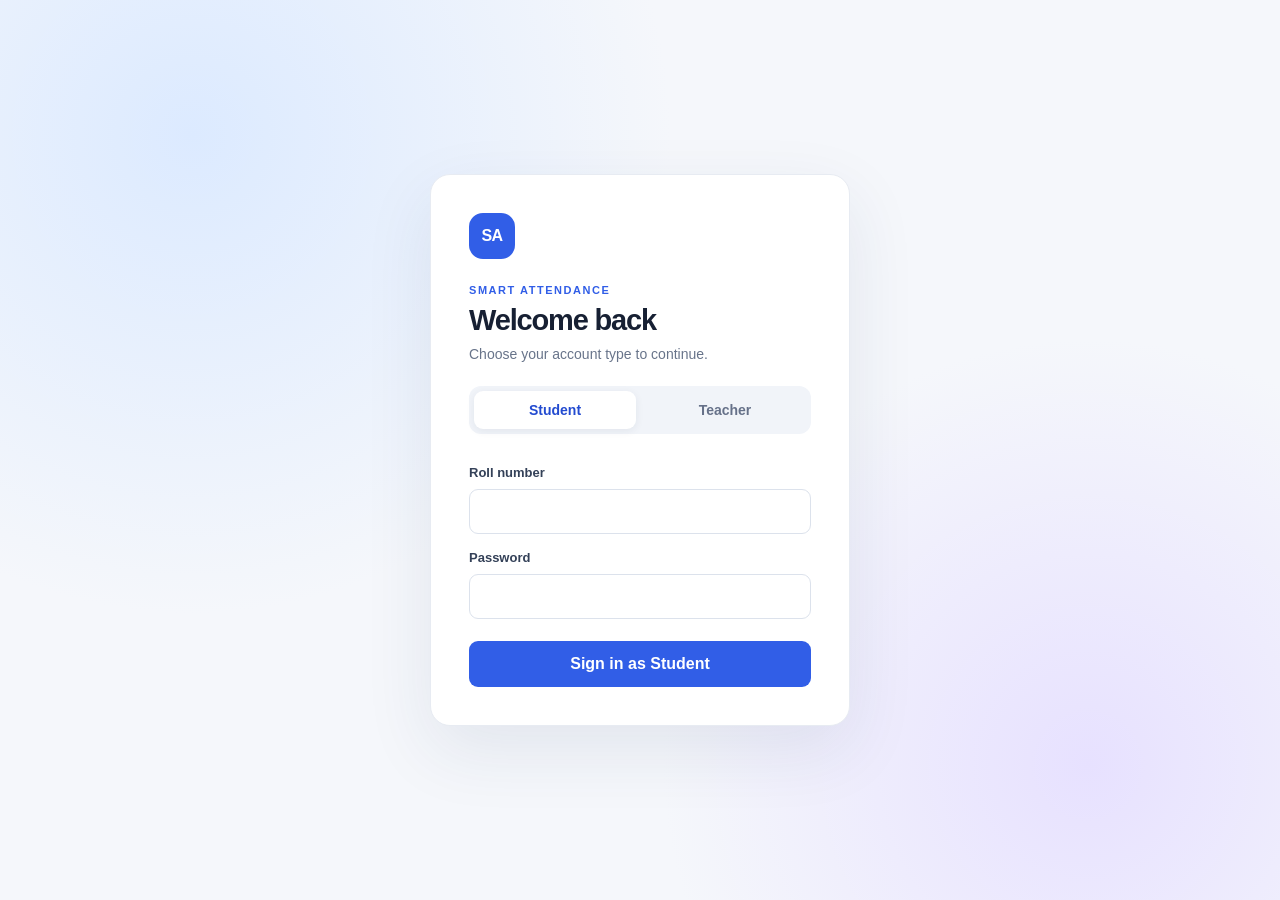
<file: index.html>
<!DOCTYPE html>
<html lang="en">
<head>
  <meta charset="UTF-8" />
  <meta name="viewport" content="width=device-width, initial-scale=1.0" />
  <title>Smart Attendance — Sign in</title>
  <link rel="stylesheet" href="login.css" />
</head>
<body>
  <main class="login-shell">
    <section class="login-card" aria-labelledby="page-title">
      <div class="brand-mark" aria-hidden="true">SA</div>
      <p class="eyebrow">SMART ATTENDANCE</p>
      <h1 id="page-title">Welcome back</h1>
      <p class="subtitle">Choose your account type to continue.</p>

      <div class="role-options" role="group" aria-label="Choose account type">
        <button type="button" class="role-option active" data-role="student" aria-pressed="true">Student</button>
        <button type="button" class="role-option" data-role="teacher" aria-pressed="false">Teacher</button>
      </div>

      <form id="login-form">
        <label id="identity-label" for="identity">Roll number</label>
        <input id="identity" name="identity" autocomplete="username" required />
        <label for="password">Password</label>
        <input id="password" name="password" type="password" autocomplete="current-password" required />
        <p id="login-error" class="error" role="alert" hidden></p>
        <button id="submit-button" class="submit-button" type="submit">Sign in as Student</button>
      </form>
    </section>
  </main>
  <script src="runtime-config.js"></script>
  <script src="login.js"></script>
</body>
</html>
</file>
<file: login.css>
:root { font-family: Inter, "Segoe UI", Arial, sans-serif; color: #172033; background: #f3f6fb; }
* { box-sizing: border-box; }
body { margin: 0; min-height: 100vh; }
.login-shell { min-height: 100vh; display: grid; place-items: center; padding: 24px; background: radial-gradient(circle at 15% 15%, #dceaff, transparent 36%), radial-gradient(circle at 85% 85%, #e7e1ff, transparent 32%), #f5f7fb; }
.login-card { width: min(100%, 420px); padding: 38px; background: #fff; border: 1px solid #e7ebf2; border-radius: 20px; box-shadow: 0 24px 70px #263c6417; }
.brand-mark { width: 46px; height: 46px; display: grid; place-items: center; border-radius: 14px; color: #fff; background: #315ee7; font-weight: 800; letter-spacing: -.04em; }
.eyebrow { margin: 25px 0 8px; color: #315ee7; font-size: 11px; font-weight: 800; letter-spacing: .14em; }
h1 { margin: 0; font-size: 29px; letter-spacing: -.04em; }
.subtitle { margin: 9px 0 24px; color: #68748a; font-size: 14px; }
.role-options { display: grid; grid-template-columns: 1fr 1fr; gap: 8px; padding: 5px; margin-bottom: 24px; border-radius: 12px; background: #f1f4f9; }
.role-option { border: 0; padding: 11px; border-radius: 9px; background: transparent; color: #667189; font: inherit; font-size: 14px; font-weight: 650; cursor: pointer; }
.role-option.active { color: #234bd0; background: #fff; box-shadow: 0 2px 8px #16274b12; }
form { display: grid; gap: 9px; }
label { margin-top: 7px; color: #344158; font-size: 13px; font-weight: 650; }
input { width: 100%; height: 45px; padding: 0 12px; border: 1px solid #dce2ec; border-radius: 9px; outline: none; font: inherit; }
input:focus { border-color: #5579ec; box-shadow: 0 0 0 3px #315ee71a; }
.submit-button { height: 46px; margin-top: 13px; border: 0; border-radius: 9px; color: white; background: #315ee7; font: inherit; font-weight: 700; cursor: pointer; }
.submit-button:disabled { opacity: .65; cursor: wait; }
.error { margin: 4px 0 0; color: #b42318; font-size: 13px; }
@media (max-width: 480px) { .login-card { padding: 28px 22px; } }
</file>
